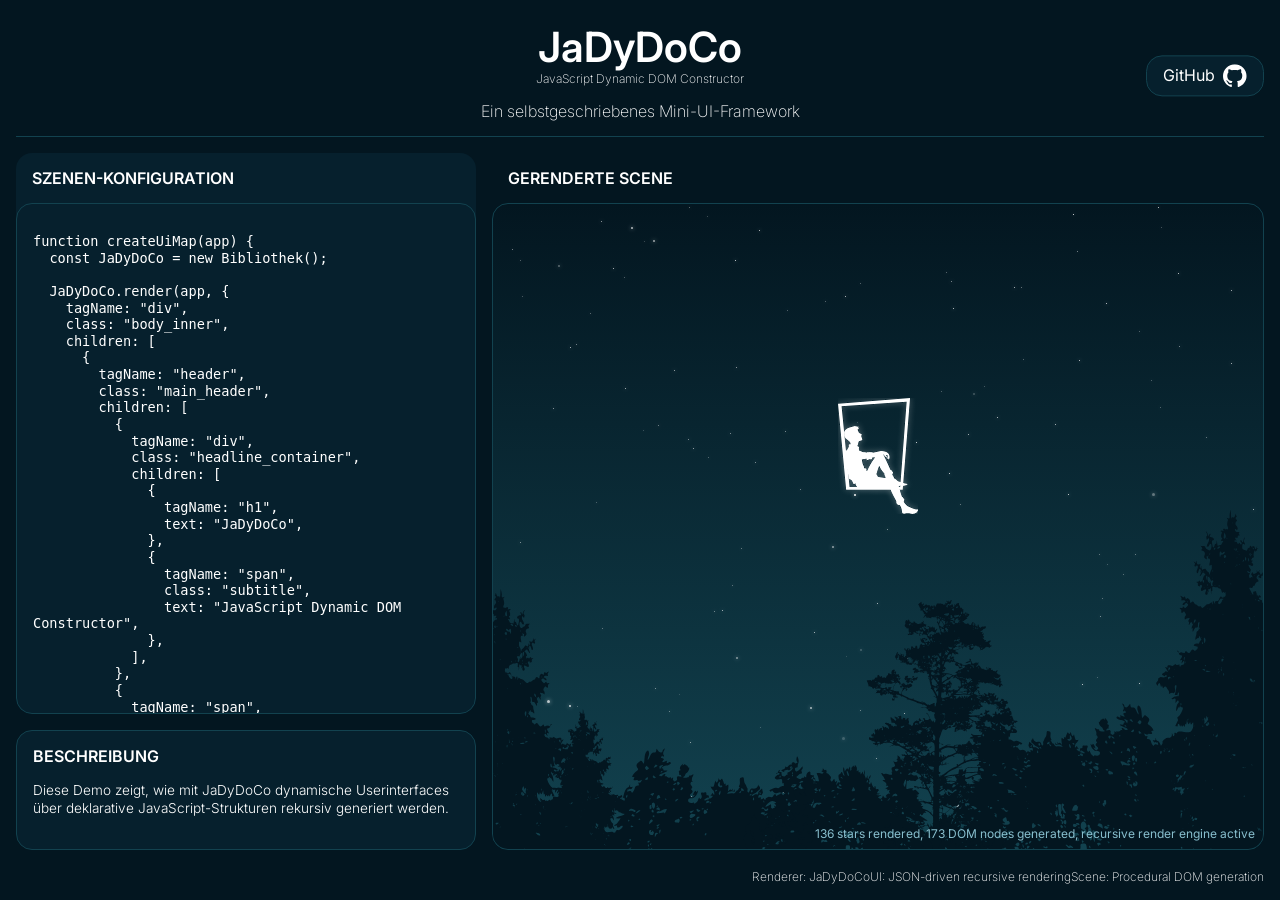
<file: index.html>
<!doctype html>
<html lang="de">
  <head>
    <meta charset="utf-8" />
    <meta name="viewport" content="width=device-width, initial-scale=1.0" />
    <meta name="description" content="JaDyDoCo Demo" />
    <link rel="icon" href="/favicon.svg" />

    <link rel="stylesheet" href="css/normalize.css" media="all" />

    <link rel="preconnect" href="https://fonts.googleapis.com" />
    <link rel="preconnect" href="https://fonts.gstatic.com" crossorigin />
    <link
      href="https://fonts.googleapis.com/css2?family=Inter:ital,opsz,wght@0,14..32,100..900;1,14..32,100..900&family=Oswald:wght@200..700&family=Quattrocento+Sans:ital,wght@0,400;0,700;1,400;1,700&display=swap"
      rel="stylesheet"
    />

    <link
      rel="stylesheet"
      href="css/style.css"
      media="all"
      title="JaDyDoCo Stylesheet"
    />

    <title>JaDyDoCo Demo</title>
  </head>
  <body>
    <div id="app"></div>
  </body>

  <script src="../src/JaDyDoCo.js" type="text/javascript"></script>
  <script src="../src/ui.map.js" type="text/javascript"></script>
  <script src="../src/scene.map.js" type="text/javascript"></script>
  <script src="../src/main.js" type="text/javascript"></script>

  <script>
    // INITIAL SCRIPT
  </script>
</html>
</file>
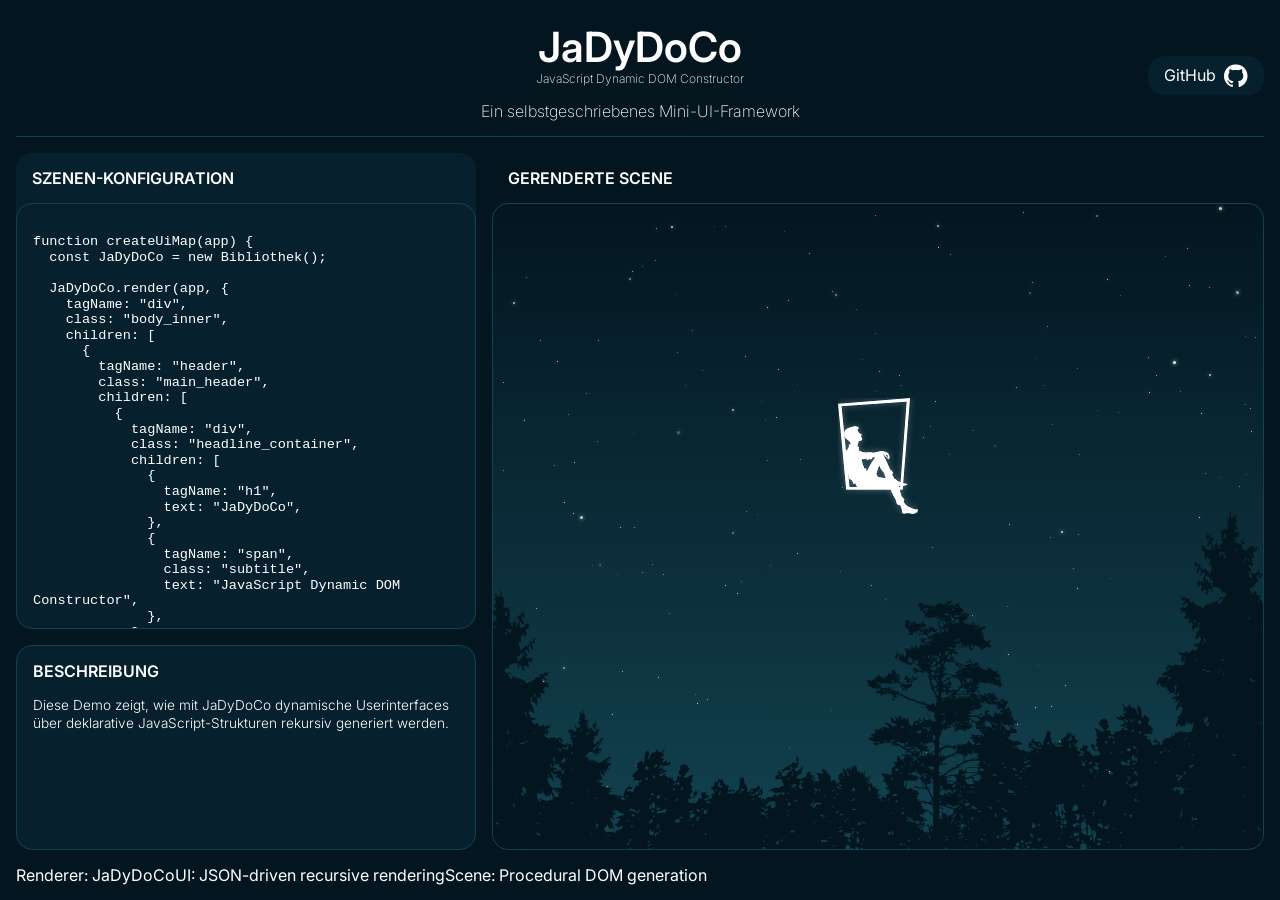
<file: demo/index.html>
<!doctype html>
<html lang="de">
  <head>
    <meta charset="utf-8" />
    <meta name="viewport" content="width=device-width, initial-scale=1.0" />
    <meta name="description" content="JaDyDoCo Demo" />

    <link rel="stylesheet" href="css/normalize.css" media="all" />

    <link rel="preconnect" href="https://fonts.googleapis.com" />
    <link rel="preconnect" href="https://fonts.gstatic.com" crossorigin />
    <link
      href="https://fonts.googleapis.com/css2?family=Inter:ital,opsz,wght@0,14..32,100..900;1,14..32,100..900&family=Oswald:wght@200..700&family=Quattrocento+Sans:ital,wght@0,400;0,700;1,400;1,700&display=swap"
      rel="stylesheet"
    />

    <link
      rel="stylesheet"
      href="css/style.css"
      media="all"
      title="JaDyDoCo Stylesheet"
    />

    <title>JaDyDoCo Demo</title>
  </head>
  <body>
    <div id="app"></div>
  </body>

  <script src="../src/JaDyDoCo.js" type="text/javascript"></script>
  <script src="../src/ui.map.js" type="text/javascript"></script>
  <script src="../src/scene.map.js" type="text/javascript"></script>
  <script src="../src/main.js" type="text/javascript"></script>

  <script>
    // INITIAL SCRIPT
  </script>
</html>
</file>
<file: css/style.css>
:root {
  color-scheme: dark;

  --blue-100: #031620;
  --blue-90: #06202d;
  --blue-80: #0a2b38;
  --blue-70: #0d3643;
  --blue-60: #12424f;
  --blue-50: #215869;
  --blue-40: #3f7485;
  --blue-30: #6399aa;
  --blue-20: #87becd;
  --blue-10: #b5dbe5;

  --white: #ffffff;

  --main-bg-color: var(--blue-100);
  --main-text-color: var(--white);
  --main-border-color: var(--blue-60);
  --main-container-bg-color: var(--blue-90);

  --scrollbar-bg-color: var(-main-bg-color);
  --scrollbar-color: var(--blue-50);
  --button-border-color: var(--blue-60);
  --button-bg-color: var(--blue-90);
  --button-bg-hover-color: var(--blue-70);
  --button-border-hover-color: var(--blue-50);

  --scene_bg-color: var(--blue-60);
  --scene-bg-color-step1: var(--blue-100);
  --scene-bg-color-step2: var(--blue-60);

  --main-border-radius: 1rem;
}

h1,
h2 {
  margin: 0;
  color: var(--main-text-color);
}

h1 {
  font-size: 2.6rem;
  font-weight: 600;
}

h2 {
  font-size: 1rem;
  font-weight: 600;
  text-transform: uppercase;
}

.button {
  border-radius: var(--main-border-radius);
  border: 1px solid var(--button-border-color);
  padding: 0.5rem 1rem;
  display: flex;
  align-items: center;
  gap: 0.5rem;
  color: var(--main-text-color);
  text-decoration: none;
  font-size: 1rem;
}

body {
  background-color: var(--main-bg-color);
  font-family: "Inter";
  color: var(--main-text-color);
  margin: 0;

  .body_inner {
    padding: 1rem;
    display: flex;
    flex-direction: column;
    gap: 1rem;
    max-height: 100vh;
    box-sizing: border-box;

    @media (max-width: 869px) {
      min-height: 100vh;
      max-height: none;
    }
  }

  .main_header {
    text-align: center;
    position: relative;
    border-bottom: 1px solid var(--main-border-color);
    padding-block: 0.5rem 1rem;

    .headline_container {
      margin-bottom: 1rem;
    }

    span {
      display: block;
      font-weight: 200;

      &.subtitle {
        font-size: 0.75rem;
      }

      &.description {
        font-size: 1rem;
      }
    }

    .button_github {
      background-color: var(--button-bg-color);
      position: absolute;
      right: 0;
      top: 50%;
      transform: translateY(-50%);
      transition:
        background-color 0.1s ease-in-out,
        border-color 0.1s ease-in-out;

      @media (max-width: 768px) {
        top: 30%;
      }

      &:hover {
        background-color: var(--button-bg-hover-color);
        border-color: var(--button-border-hover-color);
      }

      .label {
        font-weight: 400;
      }

      @media (max-width: 768px) {
        .label {
          display: none;
        }
        .icon {
          width: 18px;
        }
      }
    }
  }

  .main {
    display: grid;
    grid-template-columns: minmax(320px, 460px) 1fr;
    gap: 1rem;
    font-size: 0.85rem;
    font-weight: 300;
    flex: 1;
    min-height: 0;
    grid-template-areas: "aside scene";

    @media (max-width: 1240px) {
      grid-template-columns: minmax(280px, 320px) 1fr;
    }
    @media (max-width: 869px) {
      grid-template-columns: 1fr;
      grid-template-areas: "scene" "aside";
    }

    .aside {
      display: grid;
      grid-template-rows: minmax(0, 1fr) 120px;
      gap: 1rem;
      min-height: 0;
      grid-area: aside;

      @media (max-width: 869px) {
        max-height: none;
      }

      .code_con {
        background-color: var(--main-container-bg-color);
        border-radius: var(--main-border-radius);
        display: flex;
        flex-direction: column;
        min-height: 0;
        overflow: hidden;

        .header {
          padding: 1rem;
        }

        .code_pan {
          border-radius: var(--main-border-radius);
          border: 1px solid var(--main-border-color);
          padding: 1rem;
          flex: 1;
          min-height: 0;
          overflow-y: auto;
          scrollbar-width: thin;

          pre {
            white-space: pre-wrap;
            word-break: break-word;
          }

          code {
            font-family: monospace;
          }
        }
      }

      .demo_description {
        background-color: var(--main-container-bg-color);
        border-radius: var(--main-border-radius);
        border: 1px solid var(--main-border-color);
        padding: 1rem;

        .header {
          padding-bottom: 1rem;
        }

        .description {
          line-height: 1.125rem;
        }
      }
    }

    .scene_con {
      display: flex;
      flex-direction: column;
      min-height: 0;
      grid-area: scene;

      @media (max-width: 869px) {
        min-height: 80vh;
      }

      .scene_header {
        flex: 0 0 auto;
        padding: 1rem;
      }

      .render_scene {
        flex: 1;
        width: 100%;
        min-height: 0;
        overflow: hidden;

        border-radius: var(--main-border-radius);
        border: 1px solid var(--main-border-color);

        background: RGBA(0, 0, 0, 0.75);
        background: linear-gradient(
          180deg,
          var(--scene-bg-color-step1) 0%,
          var(--scene-bg-color-step2) 100%
        );

        .sky {
          width: 100%;
          height: 100%;
          position: relative;

          #sky_stars {
            width: 100%;
            height: 100%;
            overflow: hidden;
            position: relative;
            z-index: 1;

            .star {
              position: absolute;
              border-radius: 50%;
              background: white;
              opacity: 0.8;
              box-shadow: 0 0 4px white;
              animation: twinkle 3s ease-in-out infinite alternate;
            }
          }

          .trees {
            position: absolute;
            top: 0;
            left: 0;
            right: 0;
            bottom: 0;
            z-index: 2;

            .tree {
              width: 50%;
              position: absolute;
              bottom: 0;
              min-width: 520px;
            }

            .tree_left {
              left: 0;
            }
            .tree_right {
              right: 0;
            }
          }

          .logo_con {
            position: absolute;
            top: 30%;
            left: 50%;
            transform: translateX(-50%);
          }

          #output {
            position: absolute;
            right: 0.5rem;
            bottom: 0.5rem;
            color: var(--blue-20);
            font-size: 0.75rem;
            font-weight: 400;
            z-index: 3;

            @media (max-width: 460px) {
              font-size: 0.6rem;
              span {
                display: block;
                text-align: right;
              }
            }
          }
        }
      }
    }
  }
  .footer {
    text-align: right;
    span {
      font-size: 0.75rem;
      font-weight: 200;

      @media (max-width: 460px) {
        display: block;
      }
    }
  }
}

@keyframes twinkle {
  from {
    opacity: 0.35;
    transform: scale(0.8);
  }

  to {
    opacity: 1;
    transform: scale(1.15);
  }
}
</file>
<file: demo/css/style.css>
:root {
  color-scheme: dark;

  --blue-100: #031620;
  --blue-90: #06202d;
  --blue-80: #0a2b38;
  --blue-70: #0d3643;
  --blue-60: #12424f;
  --blue-50: #215869;
  --blue-40: #3f7485;
  --blue-30: #6399aa;
  --blue-20: #87becd;
  --blue-10: #b5dbe5;

  --white: #ffffff;

  --main-bg-color: var(--blue-100);
  --main-text-color: var(--white);
  --main-border-color: var(--blue-60);
  --main-container-bg-color: var(--blue-90);

  --scrollbar-bg-color: var(-main-bg-color) --scrollbar-color: var(--blue-50)
    --button-border-color: var(--blue-60);
  --button-bg-color: var(--blue-90);
  --button-bg-hover-color: var(--blue-70);
  --button-border-hover-color: var(--blue-50);

  --scene_bg-color: var(--blue-60);
  --scene-bg-color-step1: var(--blue-100);
  --scene-bg-color-step2: var(--blue-60);

  --main-border-radius: 1rem;
}

h1,
h2 {
  margin: 0;
  color: var(--main-text-color);
}

h1 {
  font-size: 2.6rem;
  font-weight: 600;
}

h2 {
  font-size: 1rem;
  font-weight: 600;
  text-transform: uppercase;
}

.button {
  border-radius: var(--main-border-radius);
  border: 1px solid var(--button-border-color);
  padding: 0.5rem 1rem;
  display: flex;
  align-items: center;
  gap: 0.5rem;
  color: var(--main-text-color);
  text-decoration: none;
  font-size: 1rem;
}

body {
  background-color: var(--main-bg-color);
  font-family: "Inter";
  color: var(--main-text-color);
  margin: 0;

  .body_inner {
    padding: 1rem;
    display: flex;
    flex-direction: column;
    gap: 1rem;
    max-height: 100vh;
    box-sizing: border-box;
  }

  .main_header {
    text-align: center;
    position: relative;
    border-bottom: 1px solid var(--main-border-color);
    padding-block: 0.5rem 1rem;

    .headline_container {
      margin-bottom: 1rem;
    }

    span {
      display: block;
      font-weight: 200;

      &.subtitle {
        font-size: 0.75rem;
      }

      &.description {
        font-size: 1rem;
      }
    }

    .button_github {
      background-color: var(--button-bg-color);
      position: absolute;
      right: 0;
      top: 50%;
      transform: translateY(-50%);
      transition:
        background-color 0.1s ease-in-out,
        border-color 0.1s ease-in-out;

      &:hover {
        background-color: var(--button-bg-hover-color);
        border-color: var(--button-border-hover-color);
      }

      .label {
        font-weight: 400;
      }
    }
  }

  .main {
    display: grid;
    grid-template-columns: minmax(240px, 460px) 1fr;
    gap: 1rem;
    font-size: 0.85rem;
    font-weight: 300;
    flex: 1;
    min-height: 0;

    .aside {
      display: grid;
      grid-template-rows: minmax(0, 1fr) 205px;
      gap: 1rem;
      min-height: 0;

      .code_con {
        background-color: var(--main-container-bg-color);
        border-radius: var(--main-border-radius);
        display: flex;
        flex-direction: column;
        min-height: 0;
        overflow: hidden;

        .header {
          padding: 1rem;
        }

        .code_pan {
          border-radius: var(--main-border-radius);
          border: 1px solid var(--main-border-color);
          padding: 1rem;
          flex: 1;
          min-height: 0;
          overflow-y: auto;
          scrollbar-width: thin;

          pre {
            white-space: pre-wrap;
            word-break: break-word;
          }
        }
      }

      .demo_description {
        background-color: var(--main-container-bg-color);
        border-radius: var(--main-border-radius);
        border: 1px solid var(--main-border-color);
        padding: 1rem;

        .header {
          padding-bottom: 1rem;
        }

        .description {
          line-height: 1.125rem;
        }
      }
    }

    .scene_con {
      display: flex;
      flex-direction: column;
      min-height: 0;

      .scene_header {
        flex: 0 0 auto;
        padding: 1rem;
      }

      .render_scene {
        flex: 1;
        width: 100%;
        min-height: 0;
        overflow: hidden;

        border-radius: var(--main-border-radius);
        border: 1px solid var(--main-border-color);

        background: RGBA(0, 0, 0, 0.75);
        background: linear-gradient(
          180deg,
          var(--scene-bg-color-step1) 0%,
          var(--scene-bg-color-step2) 100%
        );

        .sky {
          width: 100%;
          height: 100%;
          position: relative;

          #sky_stars {
            width: 100%;
            height: 100%;
            overflow: hidden;
            position: relative;
            z-index: 1;

            .star {
              position: absolute;
              border-radius: 50%;
              background: white;
              opacity: 0.8;
              box-shadow: 0 0 4px white;
              animation: twinkle 3s ease-in-out infinite alternate;
            }
          }

          .trees {
            position: absolute;
            top: 0;
            left: 0;
            right: 0;
            bottom: 0;
            z-index: 2;

            .tree {
              width: 50%;
              position: absolute;
              bottom: 0;
              min-width: 520px;
            }

            .tree_left {
              left: 0;
            }
            .tree_right {
              right: 0;
            }
          }

          .logo_con {
            position: absolute;
            top: 30%;
            left: 50%;
            transform: translateX(-50%);
          }
        }
      }
    }
  }
}

@keyframes twinkle {
  from {
    opacity: 0.35;
    transform: scale(0.8);
  }

  to {
    opacity: 1;
    transform: scale(1.15);
  }
}
</file>
